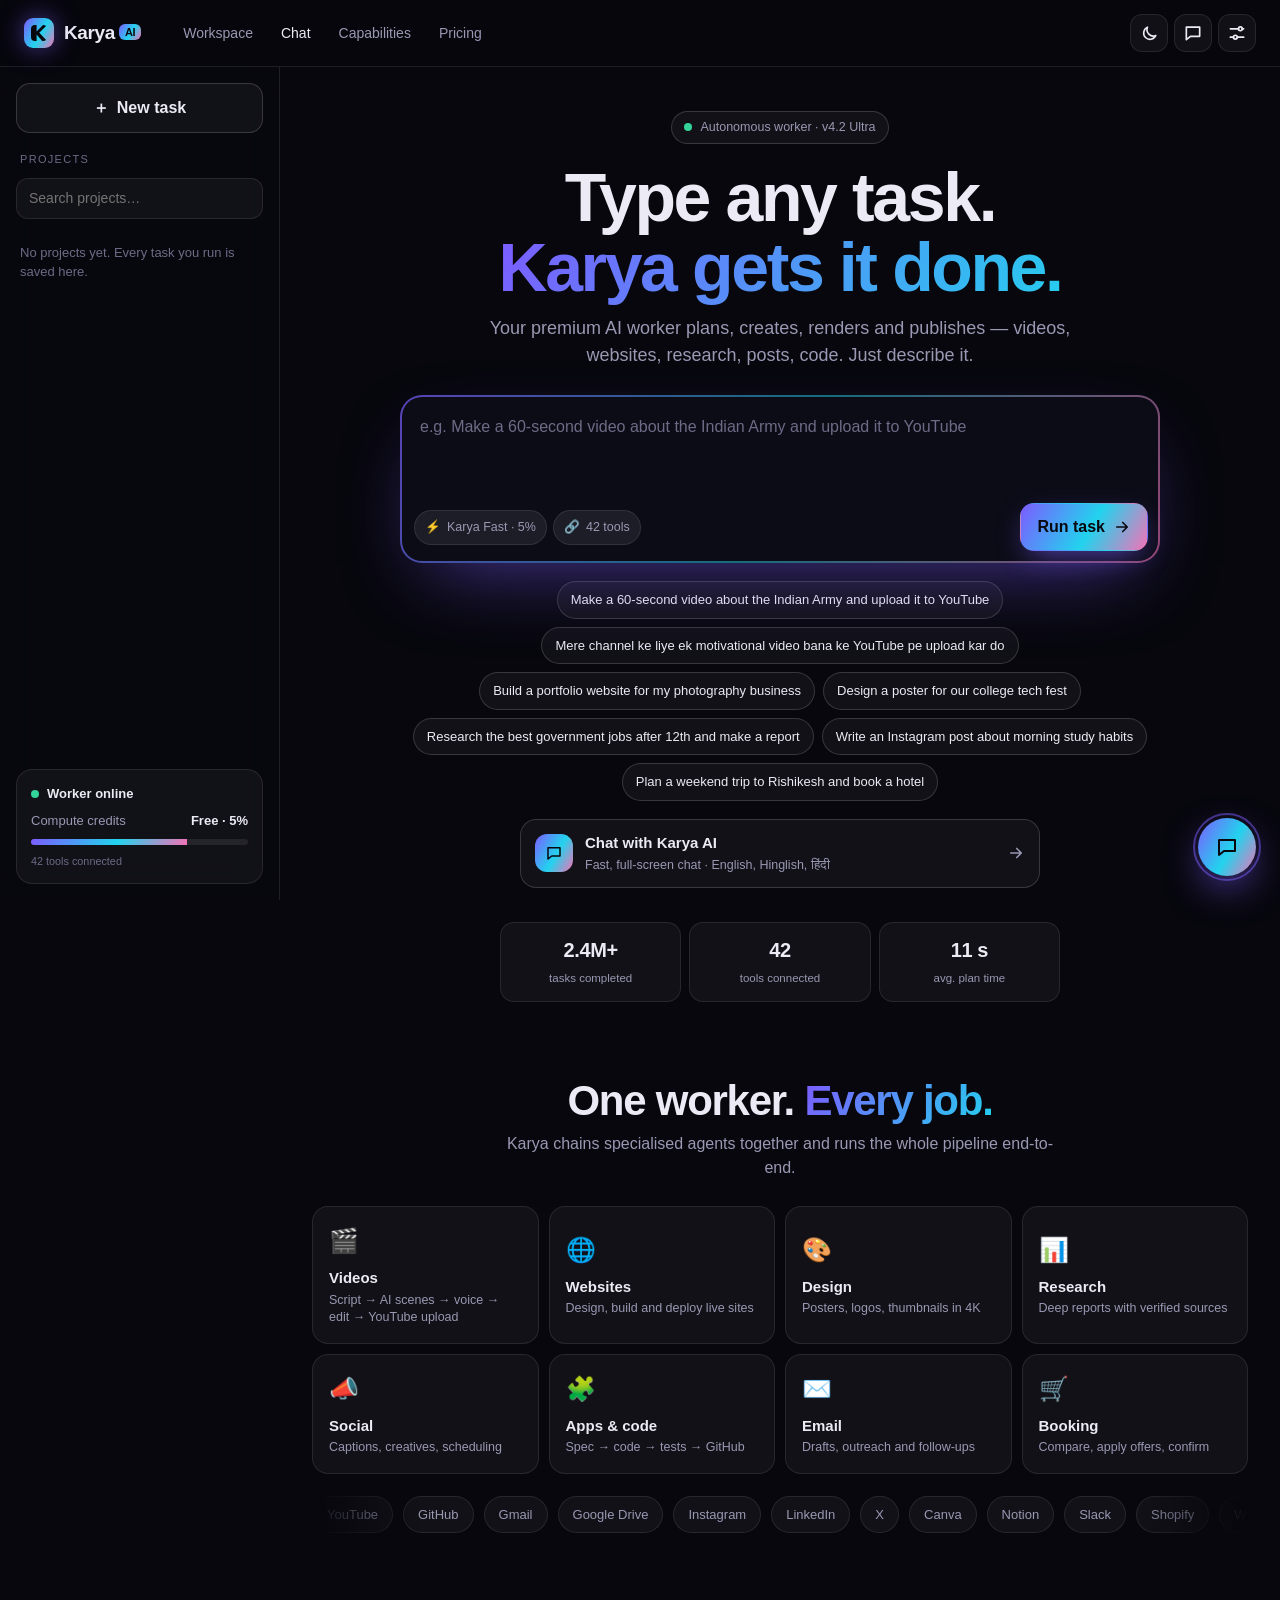
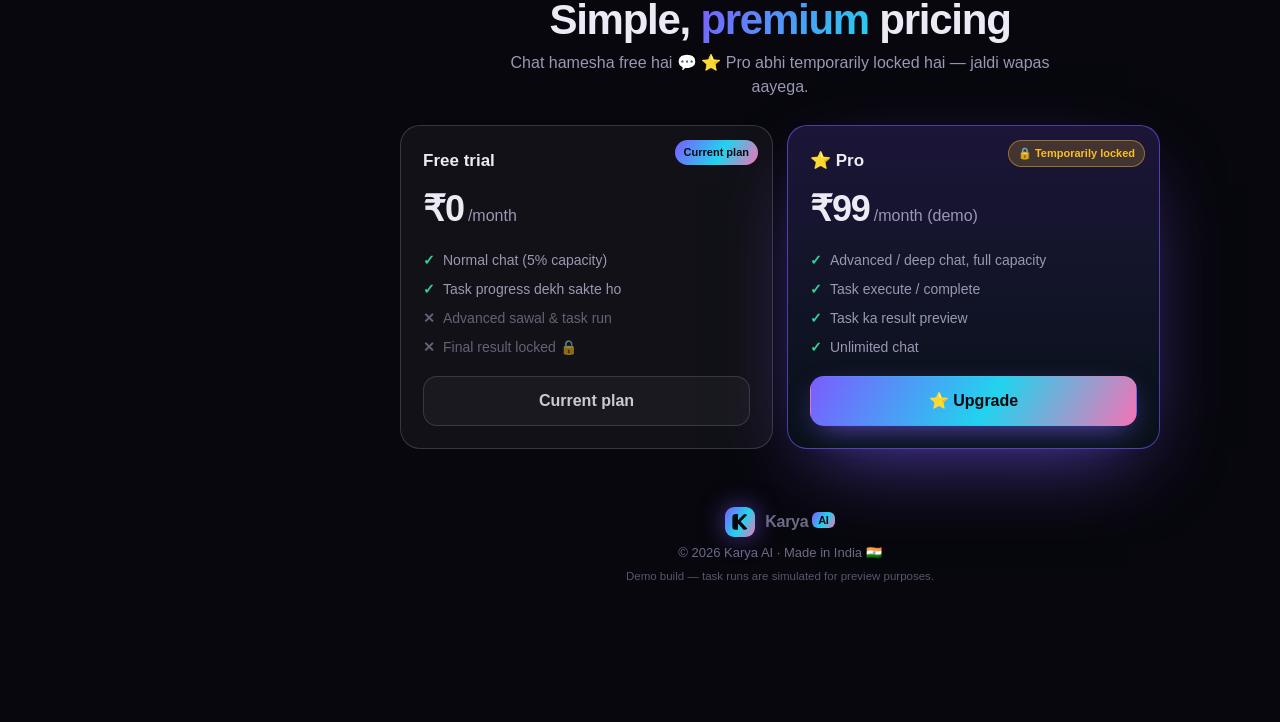
<file: index.html>
<!doctype html>
<html lang="en" data-theme="dark">
<head>
<meta charset="utf-8">
<meta name="viewport" content="width=device-width, initial-scale=1, viewport-fit=cover">
<title>Karya AI — The AI worker that gets anything done</title>
<meta name="description" content="Karya AI is your premium autonomous AI worker. Type any task — videos, websites, research, posts — and watch it get done.">
<meta name="theme-color" content="#07070d">
<link rel="icon" href="favicon.svg" type="image/svg+xml">
<link rel="stylesheet" href="styles.css">
</head>
<body>
<div class="bg-orbs" aria-hidden="true"><span></span><span></span><span></span></div>

<header class="topbar">
  <button class="icon-btn only-mobile" id="historyToggle" aria-label="Open task history">
    <svg viewBox="0 0 24 24" width="20" height="20"><path d="M4 6h16M4 12h16M4 18h10" stroke="currentColor" stroke-width="2" stroke-linecap="round" fill="none"/></svg>
  </button>
  <a href="#top" class="brand" aria-label="Karya AI home">
    <span class="brand-mark" aria-hidden="true"></span>
    <span class="brand-name">Karya<span class="brand-ai">AI</span></span>
  </a>
  <nav class="topnav" aria-label="Main">
    <a href="#workspace">Workspace</a>
    <a href="chat.html" class="nav-chat">Chat</a>
    <a href="#capabilities">Capabilities</a>
    <a href="#pricing">Pricing</a>
  </nav>
  <div class="top-actions">
    <button class="icon-btn" id="themeToggle" aria-label="Switch light / dark mode">
      <svg class="i-moon" viewBox="0 0 24 24" width="19" height="19" aria-hidden="true"><path d="M20 14.5A8 8 0 0 1 9.5 4a8 8 0 1 0 10.5 10.5z" stroke="currentColor" stroke-width="2" fill="none" stroke-linejoin="round"/></svg>
      <svg class="i-sun" viewBox="0 0 24 24" width="19" height="19" aria-hidden="true"><circle cx="12" cy="12" r="4" stroke="currentColor" stroke-width="2" fill="none"/><path d="M12 2v2.5M12 19.5V22M2 12h2.5M19.5 12H22M4.9 4.9l1.8 1.8M17.3 17.3l1.8 1.8M4.9 19.1l1.8-1.8M17.3 6.7l1.8-1.8" stroke="currentColor" stroke-width="2" stroke-linecap="round"/></svg>
    </button>
    <button class="icon-btn" id="openChatTop" aria-label="Chat with your worker">
      <svg viewBox="0 0 24 24" width="20" height="20"><path d="M4 5h16v11H9l-5 4z" stroke="currentColor" stroke-width="2" fill="none" stroke-linejoin="round"/></svg>
    </button>
    <button class="icon-btn" id="openSettings" aria-label="Settings">
      <svg viewBox="0 0 24 24" width="20" height="20" aria-hidden="true"><path d="M4 7h10M18 7h2M4 17h4M12 17h8" stroke="currentColor" stroke-width="2" stroke-linecap="round"/><circle cx="16" cy="7" r="2.3" stroke="currentColor" stroke-width="2" fill="none"/><circle cx="10" cy="17" r="2.3" stroke="currentColor" stroke-width="2" fill="none"/></svg>
    </button>
  </div>
</header>

<div class="layout" id="top">
  <aside class="sidebar" id="sidebar" aria-label="Task history">
    <div class="sidebar-head">
      <button class="btn btn-ghost new-task" id="newTaskBtn"><span aria-hidden="true">＋</span> New task</button>
      <button class="icon-btn only-mobile" id="historyClose" aria-label="Close history">✕</button>
    </div>
    <p class="side-label">Projects</p>
    <label class="sr-only" for="historySearch">Search projects</label>
    <input class="side-search" id="historySearch" type="search" placeholder="Search projects…">
    <ul class="history" id="historyList"></ul>
    <p class="history-empty" id="historyEmpty">No projects yet. Every task you run is saved here.</p>
    <div class="side-card">
      <div class="side-card-row"><span class="dot dot-live"></span> Worker online</div>
      <div class="usage"><span>Compute credits</span><b id="creditsLabel">Free · 5%</b></div>
      <div class="usage-bar"><i style="width:72%"></i></div>
      <small>42 tools connected</small>
    </div>
  </aside>
  <div class="scrim" id="scrim" hidden></div>

  <main class="main" id="main">
    <!-- HERO -->
    <section class="hero" id="heroSection" aria-labelledby="heroTitle">
      <div id="workspace" class="anchor"></div>
      <div class="eyebrow"><span class="dot dot-live"></span> Autonomous worker · v4.2 Ultra</div>
      <h1 id="heroTitle">Type any task.<br><span class="grad-text">Karya gets it done.</span></h1>
      <p class="hero-sub">Your premium AI worker plans, creates, renders and publishes — videos, websites, research, posts, code. Just describe it.</p>

      <form class="composer" id="composer" autocomplete="off">
        <label for="taskInput" class="sr-only">Describe your task</label>
        <textarea id="taskInput" rows="3" maxlength="600" placeholder="e.g. Make a 60-second video about the Indian Army and upload it to YouTube"></textarea>
        <div class="composer-bar">
          <div class="composer-tools">
            <span class="tool-pill tool-static plan-pill" id="planPill" title="Free plan — 5% capacity"><span aria-hidden="true">⚡</span> Karya Fast · 5%</span>
            <span class="tool-pill tool-static"><span aria-hidden="true">🔗</span> 42 tools</span>
          </div>
          <button type="submit" class="btn btn-primary run-btn" id="runBtn">
            <span>Run task</span>
            <svg viewBox="0 0 24 24" width="18" height="18" aria-hidden="true"><path d="M5 12h13M13 6l6 6-6 6" stroke="currentColor" stroke-width="2.2" fill="none" stroke-linecap="round" stroke-linejoin="round"/></svg>
          </button>
        </div>
      </form>
      <div class="chips" id="chips" aria-label="Example tasks"></div>
      <a class="hero-chat" href="chat.html">
        <span class="hero-chat-ic" aria-hidden="true"><svg viewBox="0 0 24 24" width="18" height="18"><path d="M4 5h16v11H9l-5 4z" stroke="currentColor" stroke-width="2" fill="none" stroke-linejoin="round"/></svg></span>
        <span><b>Chat with Karya AI</b><small>Fast, full-screen chat · English, Hinglish, हिंदी</small></span>
        <svg class="hero-chat-go" viewBox="0 0 24 24" width="18" height="18" aria-hidden="true"><path d="M5 12h13M13 6l6 6-6 6" stroke="currentColor" stroke-width="2.2" fill="none" stroke-linecap="round" stroke-linejoin="round"/></svg>
      </a>

      <div class="trust">
        <div><b>2.4M+</b><span>tasks completed</span></div>
        <div><b>42</b><span>tools connected</span></div>
        <div><b>11 s</b><span>avg. plan time</span></div>
      </div>
    </section>

    <!-- RUN VIEW -->
    <section class="run" id="runSection" hidden aria-labelledby="runTitle">
      <div class="run-head card">
        <div class="run-head-top">
          <span class="status-pill" id="runStatus"><span class="spinner" aria-hidden="true"></span> Working</span>
          <span class="run-type" id="runType">Video</span>
          <span class="run-time" id="runTimer">00:00</span>
        </div>
        <h2 id="runTitle" class="run-title"></h2>
        <div class="progress" role="progressbar" aria-label="Task progress" aria-valuemin="0" aria-valuemax="100" aria-valuenow="0" id="progressBar"><i id="progressFill"></i></div>
        <div class="run-meta"><span id="progressText">0%</span><span id="stepCounter">Planning…</span><span id="etaText">ETA —</span></div>
      </div>

      <div class="card tools-card">
        <div class="card-title"><span>🔧 Agent tools</span><small id="toolsCount">0 active</small></div>
        <div class="tools-grid" id="toolsGrid"></div>
      </div>
      <div class="run-grid">
        <div class="card timeline-card">
          <div class="card-title"><span>Execution plan</span><small id="agentCount">— steps</small></div>
          <ol class="timeline" id="timeline"></ol>
        </div>
        <div class="run-side">
          <div class="card console-card">
            <div class="card-title"><span><i class="dot dot-live"></i> Live console</span><small>worker-07 · in-region</small></div>
            <div class="console" id="console" role="log" aria-live="polite"></div>
          </div>
          <div id="artifacts" class="artifacts"></div>
        </div>
      </div>
      <div class="run-actions" id="runActions" hidden>
        <button class="btn btn-primary" id="runAnother">Run another task</button>
        <button class="btn btn-ghost" id="askWorker">Ask the worker</button>
      </div>
    </section>

    <!-- CAPABILITIES -->
    <section class="section" id="capabilities" aria-labelledby="capTitle">
      <h2 id="capTitle" class="section-title">One worker. <span class="grad-text">Every job.</span></h2>
      <p class="section-sub">Karya chains specialised agents together and runs the whole pipeline end-to-end.</p>
      <div class="cap-grid" id="capGrid"></div>
      <div class="marquee" aria-label="Connected tools"><div class="marquee-track" id="marquee"></div></div>
    </section>

    <!-- PRICING -->
    <section class="section" id="pricing" aria-labelledby="priceTitle">
      <h2 id="priceTitle" class="section-title">Simple, <span class="grad-text">premium</span> pricing</h2>
      <p class="section-sub" id="priceSub">Chat hamesha free hai 💬 ⭐ Pro abhi temporarily locked hai — jaldi wapas aayega.</p>
      <div class="price-grid two">
        <article class="price-card" id="planFree">
          <span class="ribbon" data-cur-free>Current plan</span>
          <h3>Free trial</h3><p class="price"><b>₹0</b><span>/month</span></p>
          <ul><li>Normal chat (5% capacity)</li><li>Task progress dekh sakte ho</li><li class="no">Advanced sawal &amp; task run</li><li class="no">Final result locked 🔒</li></ul>
          <button class="btn btn-ghost plan-btn" data-plan="free" disabled>Current plan</button>
        </article>
        <article class="price-card featured" id="planPro">
          <span class="ribbon locked">🔒 Temporarily locked</span>
          <h3>⭐ Pro</h3><p class="price"><b>₹99</b><span>/month (demo)</span></p>
          <ul><li>Advanced / deep chat, full capacity</li><li>Task execute / complete</li><li>Task ka result preview</li><li>Unlimited chat</li></ul>
          <button class="btn btn-primary plan-btn" data-plan="pro">⭐ Upgrade</button>
        </article>
      </div>
    </section>

    <footer class="footer">
      <div class="brand small"><span class="brand-mark" aria-hidden="true"></span><span class="brand-name">Karya<span class="brand-ai">AI</span></span></div>
      <p>© 2026 Karya AI · Made in India 🇮🇳</p>
      <p class="demo-note">Demo build — task runs are simulated for preview purposes.</p>
    </footer>
  </main>
</div>

<!-- CHAT -->
<button class="chat-fab" id="chatFab" aria-label="Chat with Karya">
  <span class="fab-ring" aria-hidden="true"></span>
  <svg viewBox="0 0 24 24" width="24" height="24" aria-hidden="true"><path d="M4 5h16v11H9l-5 4z" stroke="currentColor" stroke-width="2" fill="none" stroke-linejoin="round"/></svg>
</button>
<section class="chat" id="chat" aria-label="Chat with your worker" hidden>
  <header class="chat-head">
    <div class="chat-avatar" aria-hidden="true"></div>
    <div class="chat-who"><b>Karya</b><small id="chatMode"><span class="dot dot-live"></span> Online</small></div>
    <button class="icon-btn" id="chatClear" aria-label="Clear chat" title="Clear chat">⟲</button>
    <button class="icon-btn" id="chatClose" aria-label="Close chat">✕</button>
  </header>
  <div class="chat-body" id="chatBody" role="log" aria-live="polite"></div>
  <div class="chat-suggest" id="chatSuggest"></div>
  <form class="chat-form" id="chatForm" autocomplete="off">
    <label for="chatInput" class="sr-only">Message Karya</label>
    <input id="chatInput" type="text" maxlength="800" placeholder="Message your worker…">
    <button class="btn btn-primary send-btn" aria-label="Send message">
      <svg viewBox="0 0 24 24" width="18" height="18" aria-hidden="true"><path d="M4 12l16-8-6 16-2.5-6.5z" fill="currentColor"/></svg>
    </button>
  </form>
</section>

<!-- SETTINGS -->
<div class="modal" id="settingsModal" hidden role="dialog" aria-modal="true" aria-labelledby="settingsTitle">
  <div class="modal-card">
    <div class="modal-head"><h2 id="settingsTitle">Settings</h2><button class="icon-btn" id="settingsClose" aria-label="Close settings">✕</button></div>
    <div class="field">
      <label for="workerName">Worker name</label>
      <input id="workerName" type="text" maxlength="24" placeholder="Karya">
    </div>
    <div class="field">
      <div class="plan-note" id="planNote" role="status"></div>
    </div>
    <div class="field">
      <label for="speedSel">Run speed</label>
      <select id="speedSel">
        <option value="1">Realistic</option>
        <option value="2.2">Fast</option>
        <option value="4">Turbo</option>
      </select>
    </div>
    <div class="modal-actions">
      <button class="btn btn-ghost btn-sm danger" id="clearHistory">Clear history</button>
      <button class="btn btn-primary" id="saveSettings">Save</button>
    </div>
  </div>
</div>

<div class="toast" id="toast" role="status" aria-live="polite"></div>
<script src="premium.js"></script>
<script src="script.js"></script>
</body>
</html>
</file>
<file: styles.css>
:root{
  --bg:#07070d; --bg2:#0d0d18; --panel:rgba(255,255,255,.045); --panel2:rgba(255,255,255,.07);
  --line:rgba(255,255,255,.09); --line2:rgba(255,255,255,.16);
  --text:#ecebf5; --muted:#9a98b3; --dim:#6d6b86;
  --v:#7c5cff; --c:#22d3ee; --p:#f472b6; --g:#34d399; --y:#fbbf24; --r:#fb7185;
  --grad:linear-gradient(120deg,#7c5cff 0%,#22d3ee 55%,#f472b6 100%);
  --radius:18px; --shadow:0 20px 60px -20px rgba(0,0,0,.7);
  --font:ui-sans-serif,-apple-system,BlinkMacSystemFont,"Segoe UI",Inter,Roboto,"Helvetica Neue",Arial,sans-serif;
  --mono:ui-monospace,SFMono-Regular,Menlo,Consolas,"Liberation Mono",monospace;
}
*{box-sizing:border-box}
html{scroll-behavior:smooth;-webkit-text-size-adjust:100%}
html,body{margin:0;background:var(--bg);color:var(--text);font-family:var(--font);overflow-x:hidden}
body{min-height:100vh;line-height:1.5}
button,input,textarea,select{font:inherit;color:inherit}
a{color:inherit}
.sr-only{position:absolute;width:1px;height:1px;padding:0;margin:-1px;overflow:hidden;clip:rect(0,0,0,0);border:0}
:focus-visible{outline:2px solid var(--c);outline-offset:2px;border-radius:10px}
[hidden]{display:none!important}

/* background */
.bg-orbs{position:fixed;inset:0;z-index:-1;overflow:hidden;pointer-events:none}
.bg-orbs span{position:absolute;border-radius:50%;filter:blur(80px);opacity:.35;animation:float 18s ease-in-out infinite}
.bg-orbs span:nth-child(1){width:420px;height:420px;background:#5b3cff;top:-120px;left:-100px}
.bg-orbs span:nth-child(2){width:360px;height:360px;background:#0ea5b7;top:30%;right:-140px;animation-delay:-6s}
.bg-orbs span:nth-child(3){width:300px;height:300px;background:#c0367f;bottom:-120px;left:30%;animation-delay:-12s;opacity:.22}
@keyframes float{0%,100%{transform:translate(0,0)}50%{transform:translate(40px,30px)}}
body::before{content:"";position:fixed;inset:0;z-index:-1;pointer-events:none;background-image:linear-gradient(rgba(255,255,255,.025) 1px,transparent 1px),linear-gradient(90deg,rgba(255,255,255,.025) 1px,transparent 1px);background-size:44px 44px;mask-image:radial-gradient(ellipse at 50% 0%,#000 30%,transparent 75%)}

/* topbar */
.topbar{position:sticky;top:0;z-index:40;display:flex;align-items:center;gap:12px;padding:12px 16px;padding-top:max(12px,env(safe-area-inset-top));background:rgba(7,7,13,.72);backdrop-filter:blur(16px);-webkit-backdrop-filter:blur(16px);border-bottom:1px solid var(--line)}
.brand{display:flex;align-items:center;gap:10px;text-decoration:none;font-weight:800;letter-spacing:-.02em;font-size:19px}
.brand-mark{width:30px;height:30px;border-radius:9px;background:var(--grad);position:relative;box-shadow:0 0 24px rgba(124,92,255,.55);flex:none}
.brand-mark::after{content:"";position:absolute;inset:7px;border-radius:4px;background:var(--bg);clip-path:polygon(0 0,35% 0,35% 40%,75% 0,100% 0,52% 48%,100% 100%,70% 100%,35% 60%,35% 100%,0 100%)}
.brand-ai{margin-left:4px;font-size:11px;font-weight:800;padding:2px 6px;border-radius:6px;background:var(--grad);color:#0a0a12;vertical-align:3px}
.brand.small{font-size:16px;justify-content:center}
.topnav{display:none;gap:4px;margin-left:18px}
.topnav a{text-decoration:none;color:var(--muted);padding:8px 12px;border-radius:10px;font-size:14px;transition:.2s}
.topnav a:hover{color:var(--text);background:var(--panel)}
.top-actions{margin-left:auto;display:flex;align-items:center;gap:6px}
.pro-badge{font-size:11px;font-weight:800;letter-spacing:.12em;padding:5px 10px;border-radius:999px;background:linear-gradient(120deg,#fbbf24,#f472b6);color:#160b10;box-shadow:0 0 18px rgba(251,191,36,.35)}
.icon-btn{display:inline-grid;place-items:center;width:38px;height:38px;border-radius:12px;border:1px solid var(--line);background:var(--panel);cursor:pointer;transition:.2s;flex:none;color:var(--text)}
.icon-btn:hover{background:var(--panel2);border-color:var(--line2)}
.only-mobile{display:inline-grid}

/* layout */
.layout{display:flex;min-height:calc(100vh - 63px)}
.sidebar{position:fixed;z-index:60;top:0;bottom:0;left:0;width:min(300px,86vw);background:rgba(11,11,20,.97);backdrop-filter:blur(20px);border-right:1px solid var(--line);padding:16px;transform:translateX(-102%);transition:transform .3s cubic-bezier(.2,.8,.2,1);display:flex;flex-direction:column;gap:10px;overflow-y:auto}
.sidebar.open{transform:none}
.scrim{position:fixed;inset:0;z-index:55;background:rgba(0,0,0,.55)}
.sidebar-head{display:flex;gap:8px;align-items:center}
.new-task{flex:1}
.side-label{margin:8px 4px 0;font-size:11px;letter-spacing:.12em;text-transform:uppercase;color:var(--dim)}
.history{list-style:none;margin:0;padding:0;display:flex;flex-direction:column;gap:4px}
.history button{width:100%;text-align:left;background:transparent;border:1px solid transparent;border-radius:12px;padding:10px;cursor:pointer;display:flex;gap:10px;align-items:flex-start;transition:.2s}
.history button:hover,.history button.active{background:var(--panel);border-color:var(--line)}
.h-ico{font-size:16px;line-height:1.3}
.h-txt{min-width:0;flex:1}
.h-txt b{display:block;font-weight:600;font-size:13.5px;white-space:nowrap;overflow:hidden;text-overflow:ellipsis}
.h-txt small{color:var(--dim);font-size:12px}
.history-empty{color:var(--dim);font-size:13px;margin:4px}
.side-card{margin-top:auto;padding:14px;border-radius:16px;background:var(--panel);border:1px solid var(--line);font-size:13px;display:flex;flex-direction:column;gap:8px}
.side-card small{color:var(--dim)}
.side-card-row{display:flex;align-items:center;gap:8px;font-weight:600}
.usage{display:flex;justify-content:space-between;color:var(--muted)}
.usage b{color:var(--text)}
.usage-bar{height:6px;border-radius:9px;background:rgba(255,255,255,.08);overflow:hidden}
.usage-bar i{display:block;height:100%;background:var(--grad)}
.dot{display:inline-block;width:8px;height:8px;border-radius:50%;background:var(--dim);flex:none}
.dot-live{background:var(--g);box-shadow:0 0 0 0 rgba(52,211,153,.6);animation:pulse 2s infinite}
@keyframes pulse{0%{box-shadow:0 0 0 0 rgba(52,211,153,.55)}70%{box-shadow:0 0 0 8px rgba(52,211,153,0)}100%{box-shadow:0 0 0 0 rgba(52,211,153,0)}}

.main{flex:1;min-width:0;padding:0 16px 120px;max-width:1180px;margin:0 auto;width:100%}

/* hero */
.hero{padding:44px 0 20px;text-align:center;animation:rise .7s ease both}
@keyframes rise{from{opacity:0;transform:translateY(14px)}to{opacity:1;transform:none}}
.eyebrow{display:inline-flex;align-items:center;gap:8px;padding:6px 12px;border-radius:999px;border:1px solid var(--line2);background:var(--panel);font-size:12.5px;color:var(--muted)}
.hero h1{font-size:clamp(34px,9vw,68px);line-height:1.04;letter-spacing:-.035em;margin:18px 0 12px;font-weight:800}
.grad-text{background:var(--grad);-webkit-background-clip:text;background-clip:text;color:transparent;background-size:200% 100%;animation:shine 6s linear infinite}
@keyframes shine{to{background-position:200% 0}}
.hero-sub{color:var(--muted);max-width:620px;margin:0 auto 26px;font-size:clamp(15px,3.8vw,18px)}

.composer{position:relative;max-width:760px;margin:0 auto;text-align:left;border-radius:22px;padding:2px;background:linear-gradient(120deg,rgba(124,92,255,.7),rgba(34,211,238,.5),rgba(244,114,182,.6));box-shadow:0 30px 80px -30px rgba(124,92,255,.6)}
.composer textarea{display:block;width:100%;resize:none;border:0;border-radius:20px 20px 0 0;background:#0c0c17;padding:18px 18px 8px;font-size:16px;line-height:1.5;min-height:96px;outline:none;color:var(--text)}
.composer textarea::placeholder{color:var(--dim)}
.composer-bar{display:flex;align-items:center;justify-content:space-between;gap:10px;background:#0c0c17;border-radius:0 0 20px 20px;padding:8px 10px 10px 12px}
.composer-tools{display:flex;gap:6px;min-width:0;flex-wrap:wrap}
.tool-pill{display:inline-flex;align-items:center;gap:6px;font-size:12.5px;padding:7px 10px;border-radius:999px;background:var(--panel2);border:1px solid var(--line);color:var(--muted);cursor:pointer;white-space:nowrap}
.tool-static{cursor:default}
.plan-pill{white-space:nowrap}
.plan-pill.pro{color:#1b1300;background:linear-gradient(135deg,#ffd76a,#ffb020);border-color:transparent}
.plan-note{font-size:13.5px;line-height:1.45;padding:10px 12px;border-radius:12px;border:1px solid var(--line2);background:rgba(0,0,0,.25);color:var(--muted)}
.plan-note b{color:var(--text)}
.plan-note.pro{color:#1b1300;background:linear-gradient(135deg,#ffd76a,#ffb020);border-color:transparent;font-weight:700}
.btn{display:inline-flex;align-items:center;justify-content:center;gap:8px;border-radius:14px;padding:12px 18px;font-weight:700;border:1px solid transparent;cursor:pointer;transition:transform .15s,box-shadow .2s,background .2s;white-space:nowrap}
.btn:active{transform:scale(.97)}
.btn-primary{background:var(--grad);color:#08080f;box-shadow:0 10px 30px -10px rgba(124,92,255,.8)}
.btn-primary:hover{box-shadow:0 14px 40px -10px rgba(34,211,238,.8)}
.btn-ghost{background:var(--panel);border-color:var(--line2);color:var(--text)}
.btn-ghost:hover{background:var(--panel2)}
.btn-sm{padding:9px 12px;font-size:13px;border-radius:12px}
.btn.danger{color:var(--r)}
.run-btn{padding:11px 16px}
.chips{display:flex;flex-wrap:wrap;justify-content:center;gap:8px;max-width:820px;margin:18px auto 0}
.chip{font-size:13px;padding:8px 13px;border-radius:999px;border:1px solid var(--line2);background:var(--panel);color:var(--text);cursor:pointer;transition:.2s;max-width:100%;text-align:left}
.chip:hover{border-color:rgba(124,92,255,.7);background:rgba(124,92,255,.12);transform:translateY(-1px)}
.trust{display:grid;grid-template-columns:repeat(3,1fr);gap:8px;max-width:560px;margin:34px auto 0}
.trust div{padding:12px 6px;border-radius:14px;background:var(--panel);border:1px solid var(--line)}
.trust b{display:block;font-size:20px;letter-spacing:-.02em}
.trust span{font-size:11.5px;color:var(--muted)}

/* cards */
.card{background:linear-gradient(180deg,rgba(255,255,255,.06),rgba(255,255,255,.025));border:1px solid var(--line);border-radius:var(--radius);box-shadow:var(--shadow);backdrop-filter:blur(10px)}
.card-title{display:flex;align-items:center;justify-content:space-between;gap:8px;padding:14px 16px;border-bottom:1px solid var(--line);font-weight:700;font-size:14px}
.card-title span{display:flex;align-items:center;gap:8px}
.card-title small{color:var(--dim);font-weight:500;font-size:12px}

/* run */
.run{padding:22px 0 10px;animation:rise .5s ease both}
.run-head{padding:16px}
.run-head-top{display:flex;align-items:center;gap:8px;flex-wrap:wrap}
.status-pill{display:inline-flex;align-items:center;gap:8px;font-size:12.5px;font-weight:700;padding:6px 11px;border-radius:999px;background:rgba(124,92,255,.16);border:1px solid rgba(124,92,255,.45);color:#c9bdff}
.status-pill.done{background:rgba(52,211,153,.14);border-color:rgba(52,211,153,.45);color:#9ff0cd}
.run-type{font-size:12px;padding:5px 10px;border-radius:999px;background:var(--panel2);border:1px solid var(--line);color:var(--muted)}
.run-time{margin-left:auto;font-family:var(--mono);font-size:13px;color:var(--muted)}
.run-title{margin:12px 0 14px;font-size:clamp(18px,4.6vw,24px);line-height:1.3;letter-spacing:-.01em;overflow-wrap:anywhere}
.progress{height:10px;border-radius:99px;background:rgba(255,255,255,.07);overflow:hidden;position:relative}
.progress i{display:block;height:100%;width:0;background:var(--grad);background-size:200% 100%;border-radius:99px;transition:width .5s ease;animation:shine 2.5s linear infinite;position:relative}
.progress i::after{content:"";position:absolute;inset:0;background:linear-gradient(90deg,transparent,rgba(255,255,255,.45),transparent);animation:sweep 1.6s infinite}
@keyframes sweep{from{transform:translateX(-100%)}to{transform:translateX(100%)}}
.run-meta{display:flex;justify-content:space-between;gap:8px;margin-top:9px;font-size:12.5px;color:var(--muted)}
.run-meta span:first-child{font-weight:800;color:var(--text);font-family:var(--mono)}
.spinner{width:12px;height:12px;border-radius:50%;border:2px solid rgba(255,255,255,.25);border-top-color:#fff;animation:spin .8s linear infinite;flex:none}
@keyframes spin{to{transform:rotate(360deg)}}

.run-grid{display:grid;grid-template-columns:1fr;gap:14px;margin-top:14px}
.run-side{display:flex;flex-direction:column;gap:14px;min-width:0}
.timeline{list-style:none;margin:0;padding:10px 12px 14px}
.step{position:relative;display:grid;grid-template-columns:30px 1fr;gap:10px;padding:8px 4px}
.step::before{content:"";position:absolute;left:18px;top:40px;bottom:-8px;width:2px;background:var(--line)}
.step:last-child::before{display:none}
.step.done::before{background:linear-gradient(var(--g),rgba(52,211,153,.3))}
.step-ico{width:30px;height:30px;border-radius:10px;display:grid;place-items:center;background:var(--panel2);border:1px solid var(--line);font-size:14px;position:relative;z-index:1;transition:.3s}
.step.running .step-ico{border-color:rgba(124,92,255,.8);box-shadow:0 0 0 4px rgba(124,92,255,.18),0 0 20px rgba(124,92,255,.6)}
.step.done .step-ico{background:rgba(52,211,153,.18);border-color:rgba(52,211,153,.6)}
.step-body{min-width:0}
.step-row{display:flex;align-items:center;gap:8px;justify-content:space-between}
.step-name{font-weight:650;font-size:14.5px;color:var(--muted);transition:.3s}
.step.running .step-name,.step.done .step-name{color:var(--text)}
.step-state{font-size:11px;font-weight:700;letter-spacing:.04em;padding:3px 8px;border-radius:99px;background:var(--panel);color:var(--dim);white-space:nowrap;border:1px solid var(--line)}
.step.running .step-state{color:#c9bdff;border-color:rgba(124,92,255,.5);background:rgba(124,92,255,.12)}
.step.done .step-state{color:#9ff0cd;border-color:rgba(52,211,153,.4);background:rgba(52,211,153,.1)}
.step-agent{font-size:12px;color:var(--dim);margin-top:1px}
.subs{list-style:none;margin:8px 0 0;padding:0;display:flex;flex-direction:column;gap:5px}
.subs li{font-size:12.8px;color:var(--muted);display:flex;gap:8px;align-items:flex-start;animation:rise .35s ease both;overflow-wrap:anywhere}
.subs li::before{content:"";width:6px;height:6px;margin-top:7px;border-radius:50%;background:var(--c);flex:none}
.subs li.ok::before{background:var(--g)}
.step-bar{height:3px;margin-top:8px;border-radius:9px;background:rgba(255,255,255,.06);overflow:hidden}
.step-bar i{display:block;height:100%;width:0;background:var(--grad);transition:width .3s linear}

.console{font-family:var(--mono);font-size:12px;line-height:1.6;padding:12px 14px;height:230px;overflow-y:auto;overflow-x:hidden;background:rgba(0,0,0,.35);border-radius:0 0 var(--radius) var(--radius)}
.console p{margin:0;white-space:pre-wrap;overflow-wrap:anywhere;animation:rise .25s ease both}
.console .t{color:var(--dim);margin-right:6px}
.console .lv-info{color:#93c5fd}.console .lv-ok{color:#6ee7b7}.console .lv-warn{color:#fcd34d}.console .lv-sys{color:#c4b5fd}
.console .cursor{display:inline-block;width:7px;height:13px;background:var(--c);vertical-align:-2px;animation:blink 1s steps(1) infinite}
@keyframes blink{50%{opacity:0}}

/* artifacts */
.artifacts{display:flex;flex-direction:column;gap:14px}
.artifact{padding:14px;animation:rise .45s ease both}
.artifact h4{margin:0 0 10px;font-size:13px;letter-spacing:.06em;text-transform:uppercase;color:var(--muted);display:flex;align-items:center;gap:8px}
.prompt-box{font-family:var(--mono);font-size:12.3px;color:#d8d4ff;background:rgba(124,92,255,.09);border:1px dashed rgba(124,92,255,.45);border-radius:12px;padding:10px 12px;margin:0 0 8px;overflow-wrap:anywhere}
.scenes{display:grid;grid-template-columns:repeat(3,1fr);gap:8px}
.scene{position:relative;aspect-ratio:16/9;border-radius:10px;overflow:hidden;background:#111;border:1px solid var(--line)}
.scene .art{position:absolute;inset:0;filter:blur(14px) saturate(.6);transform:scale(1.15);transition:filter 1.2s ease,transform 1.2s ease}
.scene.ready .art{filter:none;transform:none}
.scene .lbl{position:absolute;left:6px;bottom:5px;font-size:10px;font-weight:700;background:rgba(0,0,0,.55);padding:2px 6px;border-radius:6px}
.scene .pct{position:absolute;inset:0;display:grid;place-items:center;font-family:var(--mono);font-size:12px;font-weight:700;text-shadow:0 1px 4px #000}
.scene.ready .pct{display:none}
.player{position:relative;aspect-ratio:16/9;border-radius:14px;overflow:hidden;border:1px solid var(--line2);background:#000}
.player .art{position:absolute;inset:0}
.player .play{position:absolute;left:50%;top:50%;transform:translate(-50%,-50%);width:58px;height:58px;border-radius:50%;background:rgba(255,255,255,.18);backdrop-filter:blur(8px);border:1px solid rgba(255,255,255,.4);display:grid;place-items:center;cursor:pointer}
.player .play::after{content:"";margin-left:5px;border-left:17px solid #fff;border-top:11px solid transparent;border-bottom:11px solid transparent}
.player.playing .play{opacity:0;pointer-events:none}
.player .cap{position:absolute;left:12px;right:12px;bottom:34px;font-weight:800;font-size:clamp(14px,4vw,20px);text-shadow:0 2px 10px rgba(0,0,0,.8);overflow-wrap:anywhere}
.player .ctrl{position:absolute;left:0;right:0;bottom:0;padding:8px 12px;display:flex;align-items:center;gap:10px;background:linear-gradient(transparent,rgba(0,0,0,.8));font-family:var(--mono);font-size:11px}
.player .seek{flex:1;height:4px;border-radius:9px;background:rgba(255,255,255,.25);overflow:hidden}
.player .seek i{display:block;height:100%;width:0;background:var(--r)}
.player .tag{position:absolute;top:10px;left:10px;font-size:10px;font-weight:800;letter-spacing:.08em;background:rgba(0,0,0,.55);padding:3px 8px;border-radius:6px}
.player.playing .art{animation:kenburns 8s ease-in-out infinite alternate}
@keyframes kenburns{from{transform:scale(1)}to{transform:scale(1.12) translate(-3%,-2%)}}
.kv{display:grid;grid-template-columns:auto 1fr;gap:6px 12px;font-size:13px;margin-top:10px}
.kv dt{color:var(--dim)}.kv dd{margin:0;overflow-wrap:anywhere}
.tags{display:flex;flex-wrap:wrap;gap:6px;margin-top:8px}
.tags span{font-size:11.5px;padding:3px 8px;border-radius:99px;background:var(--panel2);border:1px solid var(--line);color:var(--muted)}
.result{border-color:rgba(52,211,153,.4);background:linear-gradient(180deg,rgba(52,211,153,.10),rgba(255,255,255,.02))}
.result-head{display:flex;gap:12px;align-items:center}
.result-ico{width:44px;height:44px;border-radius:13px;display:grid;place-items:center;font-size:22px;background:rgba(52,211,153,.18);border:1px solid rgba(52,211,153,.5);flex:none}
.result-head b{display:block;font-size:16px}
.result-head small{color:var(--muted)}
.result-link{display:flex;align-items:center;gap:10px;margin-top:12px;padding:10px 12px;border-radius:12px;background:rgba(0,0,0,.35);border:1px solid var(--line);font-family:var(--mono);font-size:12.5px;overflow:hidden}
.result-link span{overflow:hidden;text-overflow:ellipsis;white-space:nowrap;min-width:0;flex:1}
.result-link button{flex:none}
.yt-card{display:grid;grid-template-columns:120px 1fr;gap:12px;margin-top:12px;align-items:start}
.yt-thumb{aspect-ratio:16/9;border-radius:10px;overflow:hidden;position:relative}
.yt-thumb em{position:absolute;right:5px;bottom:5px;font-size:10px;font-style:normal;background:rgba(0,0,0,.8);padding:1px 5px;border-radius:4px;font-family:var(--mono)}
.yt-meta b{font-size:13.5px;display:block;line-height:1.35;overflow-wrap:anywhere}
.yt-meta small{color:var(--muted);font-size:12px}
.gallery{display:grid;grid-template-columns:repeat(2,1fr);gap:8px}
.gallery .scene{aspect-ratio:1}
.upload{margin-top:4px}
.upload-row{display:flex;justify-content:space-between;font-size:12.5px;color:var(--muted);margin-bottom:6px;font-family:var(--mono)}
.code-box{font-family:var(--mono);font-size:11.8px;background:rgba(0,0,0,.4);border:1px solid var(--line);border-radius:12px;padding:10px 12px;color:#c7d2fe;max-height:150px;overflow:hidden;white-space:pre-wrap;overflow-wrap:anywhere}
.mini-list{margin:0;padding-left:18px;font-size:13px;color:var(--muted)}
.mini-list li{margin:3px 0}
.mini-list b{color:var(--text)}
.run-actions{display:flex;gap:10px;flex-wrap:wrap;margin-top:16px;justify-content:center}

/* sections */
.section{padding:56px 0 8px}
.section-title{text-align:center;font-size:clamp(26px,7vw,42px);letter-spacing:-.03em;margin:0 0 8px;line-height:1.1}
.section-sub{text-align:center;color:var(--muted);margin:0 auto 26px;max-width:560px}
.cap-grid{display:grid;grid-template-columns:repeat(2,1fr);gap:10px}
.cap{padding:16px;border-radius:16px;background:var(--panel);border:1px solid var(--line);cursor:pointer;text-align:left;transition:.25s;color:var(--text)}
.cap:hover{transform:translateY(-3px);border-color:rgba(124,92,255,.55);background:rgba(124,92,255,.08)}
.cap .e{font-size:24px}
.cap b{display:block;margin:8px 0 2px;font-size:15px}
.cap small{color:var(--muted);font-size:12.5px;line-height:1.4;display:block}
.marquee{margin-top:22px;overflow:hidden;mask-image:linear-gradient(90deg,transparent,#000 12%,#000 88%,transparent)}
.marquee-track{display:flex;gap:10px;width:max-content;animation:marq 40s linear infinite}
.marquee-track span{font-size:13px;color:var(--muted);padding:8px 14px;border-radius:999px;border:1px solid var(--line);background:var(--panel);white-space:nowrap}
@keyframes marq{to{transform:translateX(-50%)}}
.billing-toggle{display:flex;width:max-content;margin:0 auto 20px;padding:4px;border-radius:999px;background:var(--panel);border:1px solid var(--line)}
.billing-toggle button{border:0;background:transparent;padding:8px 16px;border-radius:999px;cursor:pointer;color:var(--muted);font-weight:600;font-size:14px}
.billing-toggle button.active{background:var(--panel2);color:var(--text);box-shadow:inset 0 0 0 1px var(--line2)}
.billing-toggle em{font-style:normal;color:var(--g);font-size:12px}
.price-grid{display:grid;grid-template-columns:1fr;gap:14px}
.price-card{position:relative;padding:22px;border-radius:20px;background:var(--panel);border:1px solid var(--line);display:flex;flex-direction:column}
.price-card.featured{background:linear-gradient(180deg,rgba(124,92,255,.18),rgba(34,211,238,.05));border-color:rgba(124,92,255,.6);box-shadow:0 30px 80px -30px rgba(124,92,255,.7)}
.ribbon{position:absolute;top:14px;right:14px;font-size:11px;font-weight:800;padding:4px 9px;border-radius:99px;background:var(--grad);color:#08080f}
.price-card h3{margin:0;font-size:17px}
.price{margin:8px 0 14px;display:flex;align-items:baseline;gap:4px}
.price b{font-size:36px;letter-spacing:-.03em}
.price span{color:var(--muted)}
.price-card ul{list-style:none;padding:0;margin:0 0 18px;display:flex;flex-direction:column;gap:8px;font-size:14px;color:var(--muted);flex:1}
.price-card li::before{content:"✓";color:var(--g);font-weight:800;margin-right:8px}
.price-card li.no{opacity:.6}
.price-card li.no::before{content:"✕";color:var(--muted)}
.price-card.is-current:not(.featured){border-color:var(--line2)}
.ribbon.locked{background:rgba(251,191,36,.18);color:#fbbf24;border:1px solid rgba(251,191,36,.45)}
.plan-btn:disabled{cursor:default;opacity:.85}
.footer{text-align:center;padding:50px 0 10px;color:var(--dim);font-size:13px}
.footer p{margin:6px 0}
.demo-note{font-size:11.5px;opacity:.8}

/* chat */
.chat-fab{position:fixed;right:16px;bottom:calc(18px + env(safe-area-inset-bottom));z-index:70;width:58px;height:58px;border-radius:50%;border:0;cursor:pointer;background:var(--grad);color:#08080f;display:grid;place-items:center;box-shadow:0 14px 40px -8px rgba(124,92,255,.85)}
.fab-ring{position:absolute;inset:-5px;border-radius:50%;border:2px solid rgba(124,92,255,.5);animation:ring 2.4s infinite}
@keyframes ring{0%{transform:scale(.9);opacity:1}100%{transform:scale(1.25);opacity:0}}
.chat{position:fixed;z-index:80;inset:auto 0 0 0;height:min(78vh,640px);display:flex;flex-direction:column;background:rgba(12,12,22,.97);backdrop-filter:blur(20px);border:1px solid var(--line2);border-radius:22px 22px 0 0;box-shadow:0 -20px 60px rgba(0,0,0,.6);animation:slideUp .3s cubic-bezier(.2,.8,.2,1)}
@keyframes slideUp{from{transform:translateY(30px);opacity:0}to{transform:none;opacity:1}}
.chat-head{display:flex;align-items:center;gap:10px;padding:12px 12px 12px 14px;border-bottom:1px solid var(--line)}
.chat-avatar{width:36px;height:36px;border-radius:12px;background:var(--grad);flex:none;position:relative}
.chat-avatar::after{content:"K";position:absolute;inset:0;display:grid;place-items:center;font-weight:900;color:#08080f}
.chat-who{flex:1;min-width:0}
.chat-who b{display:block;font-size:15px}
.chat-who small{display:flex;align-items:center;gap:6px;color:var(--muted);font-size:12px}
.chat-body{flex:1;overflow-y:auto;overflow-x:hidden;padding:14px;display:flex;flex-direction:column;gap:10px}
.msg{max-width:86%;padding:10px 13px;border-radius:16px;font-size:14.3px;line-height:1.5;overflow-wrap:anywhere;animation:rise .25s ease both}
.msg p{margin:0 0 6px}.msg p:last-child{margin:0}
.msg code{font-family:var(--mono);font-size:12.5px;background:rgba(255,255,255,.08);padding:1px 5px;border-radius:5px}
.msg.bot{align-self:flex-start;background:var(--panel2);border:1px solid var(--line);border-bottom-left-radius:5px}
.msg.user{align-self:flex-end;background:linear-gradient(120deg,#6d4dff,#2bb8d6);color:#fff;border-bottom-right-radius:5px}
.msg .run-inline{margin-top:8px}
.typing{display:inline-flex;gap:4px;padding:4px 2px}
.typing i{width:7px;height:7px;border-radius:50%;background:var(--muted);animation:bounce 1.2s infinite}
.typing i:nth-child(2){animation-delay:.15s}.typing i:nth-child(3){animation-delay:.3s}
@keyframes bounce{0%,60%,100%{transform:translateY(0);opacity:.5}30%{transform:translateY(-5px);opacity:1}}
.chat-suggest{display:flex;gap:6px;overflow-x:auto;padding:0 12px 8px;scrollbar-width:none}
.chat-suggest::-webkit-scrollbar{display:none}
.chat-suggest button{flex:none;font-size:12.5px;padding:6px 11px;border-radius:999px;border:1px solid var(--line2);background:var(--panel);cursor:pointer;color:var(--text)}
.chat-form{display:flex;gap:8px;padding:10px 12px;padding-bottom:max(12px,env(safe-area-inset-bottom));border-top:1px solid var(--line)}
.chat-form input{flex:1;min-width:0;border-radius:14px;border:1px solid var(--line2);background:rgba(0,0,0,.35);padding:12px 14px;font-size:16px;outline:none}
.chat-form input:focus{border-color:rgba(124,92,255,.7)}
.send-btn{padding:0 14px;border-radius:14px}

/* modal */
.modal{position:fixed;inset:0;z-index:100;display:grid;place-items:center;padding:16px;background:rgba(0,0,0,.6);backdrop-filter:blur(6px)}
.modal-card{width:100%;max-width:460px;max-height:90vh;overflow-y:auto;background:#10101c;border:1px solid var(--line2);border-radius:22px;padding:20px;box-shadow:var(--shadow);animation:rise .3s ease both}
.modal-head{display:flex;justify-content:space-between;align-items:center;margin-bottom:10px}
.modal-head h2{margin:0;font-size:20px}
.field{display:flex;flex-direction:column;gap:6px;margin:14px 0}
.field label{font-weight:650;font-size:14px}
.field label small{color:var(--dim);font-weight:500}
.field input,.field select{width:100%;border-radius:12px;border:1px solid var(--line2);background:rgba(0,0,0,.35);padding:11px 12px;font-size:15px;outline:none;min-width:0}
.field select option{background:#10101c}
.key-row{display:flex;gap:8px}
.hint{color:var(--dim);font-size:12.5px;margin:0}
.modal-actions{display:flex;gap:8px;flex-wrap:wrap;justify-content:flex-end;margin-top:18px}
.modal-actions .btn-primary{margin-left:auto}

.toast{position:fixed;left:50%;bottom:96px;transform:translate(-50%,20px);opacity:0;z-index:120;background:#1a1a2b;border:1px solid var(--line2);padding:11px 16px;border-radius:14px;font-size:14px;box-shadow:var(--shadow);transition:.3s;pointer-events:none;max-width:calc(100vw - 32px);text-align:center}
.toast.show{opacity:1;transform:translate(-50%,0)}
.confetti{position:fixed;inset:0;pointer-events:none;z-index:110;overflow:hidden}
.confetti i{position:absolute;top:-12px;width:8px;height:14px;border-radius:2px;animation:fall 2.6s ease-in forwards}
@keyframes fall{to{transform:translateY(105vh) rotate(720deg);opacity:.2}}

@media (max-width:899px){
  .step.done .subs{display:none}
  .step.done .step-agent{display:none}
  .step.done{padding:5px 4px}
  .step.done::before{top:34px}
  .chips{flex-wrap:nowrap;overflow-x:auto;justify-content:flex-start;margin-left:-16px;margin-right:-16px;padding:0 16px 4px;scrollbar-width:none;-webkit-overflow-scrolling:touch}
  .chips::-webkit-scrollbar{display:none}
  .chip{white-space:nowrap;flex:none}
}
/* desktop */
@media (min-width:900px){
  .topbar{padding:14px 24px}
  .topnav{display:flex}
  .only-mobile{display:none}
  .sidebar{position:sticky;top:67px;height:calc(100vh - 67px);transform:none;background:rgba(9,9,16,.6);flex:none;width:280px;z-index:10}
  .scrim{display:none!important}
  .main{padding:0 32px 120px}
  .cap-grid{grid-template-columns:repeat(4,1fr)}
  .price-grid{grid-template-columns:repeat(3,1fr)}
  .price-grid.two{grid-template-columns:repeat(2,1fr);max-width:760px;margin:0 auto}
  .run-grid{grid-template-columns:minmax(0,1.05fr) minmax(0,1fr)}
  .console{height:280px}
  .chat{inset:auto 24px 24px auto;width:400px;height:600px;border-radius:22px}
  .chat-fab{right:24px;bottom:24px}
}
@media (prefers-reduced-motion:reduce){*,*::before,*::after{animation-duration:.01ms!important;animation-iteration-count:1!important;transition-duration:.01ms!important;scroll-behavior:auto!important}}

/* model select, search, tools */
.model-pill{position:relative;padding-right:8px}
.model-pill select{appearance:none;-webkit-appearance:none;background:transparent;border:0;color:var(--text);font-weight:650;font-size:12.5px;padding:0 16px 0 0;cursor:pointer;outline:none;background-image:linear-gradient(45deg,transparent 50%,var(--muted) 50%),linear-gradient(135deg,var(--muted) 50%,transparent 50%);background-position:calc(100% - 7px) 55%,calc(100% - 3px) 55%;background-size:4px 4px;background-repeat:no-repeat}
.model-pill select option{background:var(--bg2);color:var(--text)}
.side-search{width:100%;border-radius:12px;border:1px solid var(--line);background:var(--panel);padding:9px 12px;font-size:14px;outline:none;color:var(--text)}
.side-search:focus{border-color:rgba(124,92,255,.6)}
.tools-card{margin-top:14px}
.tools-grid{display:flex;gap:8px;overflow-x:auto;padding:12px 14px;scrollbar-width:none}
.tools-grid::-webkit-scrollbar{display:none}
.tool{flex:none;display:flex;align-items:center;gap:9px;padding:9px 12px 9px 9px;border-radius:14px;border:1px solid var(--line);background:var(--panel);min-width:150px;transition:.3s;opacity:.55}
.tool .ti{width:30px;height:30px;border-radius:9px;display:grid;place-items:center;background:var(--panel2);font-size:15px;flex:none}
.tool b{display:block;font-size:12.5px;line-height:1.2}
.tool small{font-size:11px;color:var(--dim)}
.tool.active{opacity:1;border-color:rgba(124,92,255,.65);box-shadow:0 0 0 3px rgba(124,92,255,.15)}
.tool.active small{color:#b9a8ff}
.tool.used{opacity:1}
.tool.used small{color:var(--g)}
.step-tools{display:flex;flex-wrap:wrap;gap:5px;margin-top:6px}
.step-tools span{font-size:11px;padding:2px 8px;border-radius:99px;border:1px solid var(--line);background:var(--panel);color:var(--dim)}
.step.running .step-tools span{color:#c9bdff;border-color:rgba(124,92,255,.45)}
.icon-btn .i-sun{display:none}
[data-theme="light"] .icon-btn .i-sun{display:block}
[data-theme="light"] .icon-btn .i-moon{display:none}

/* light theme */
[data-theme="light"]{--bg:#f6f6fb;--bg2:#ffffff;--panel:rgba(20,20,60,.04);--panel2:rgba(20,20,60,.07);--line:rgba(20,20,60,.10);--line2:rgba(20,20,60,.18);--text:#14142b;--muted:#55557a;--dim:#8585a3;--shadow:0 20px 50px -24px rgba(40,30,120,.25)}
[data-theme="light"] .bg-orbs span{opacity:.18}
[data-theme="light"] body::before{background-image:linear-gradient(rgba(20,20,60,.04) 1px,transparent 1px),linear-gradient(90deg,rgba(20,20,60,.04) 1px,transparent 1px)}
[data-theme="light"] .topbar{background:rgba(246,246,251,.8)}
[data-theme="light"] .sidebar{background:rgba(255,255,255,.97)}
[data-theme="light"] .composer textarea,[data-theme="light"] .composer-bar{background:#fff}
[data-theme="light"] .card{background:linear-gradient(180deg,#fff,rgba(255,255,255,.85))}
[data-theme="light"] .console{background:#0f1020;color:#e6e6f5}
[data-theme="light"] .console .t{color:#7a7a99}
[data-theme="light"] .chat{background:rgba(255,255,255,.98)}
[data-theme="light"] .chat-form input,[data-theme="light"] .field input,[data-theme="light"] .field select{background:#fff}
[data-theme="light"] .modal-card{background:#fff}
[data-theme="light"] .toast{background:#fff}
[data-theme="light"] .prompt-box{color:#3b2a99;background:rgba(124,92,255,.07)}
[data-theme="light"] .code-box{background:#0f1020;color:#c7d2fe}
[data-theme="light"] .status-pill{color:#5a3ee6}
[data-theme="light"] .status-pill.done{color:#047857}
[data-theme="light"] .step.running .step-state,[data-theme="light"] .step.running .step-tools span,[data-theme="light"] .tool.active small{color:#5a3ee6}
[data-theme="light"] .step.done .step-state{color:#047857}
[data-theme="light"] .result-link{background:rgba(20,20,60,.04)}
[data-theme="light"] .msg.bot{background:#f1f1f8}
@media (min-width:900px){[data-theme="light"] .sidebar{background:rgba(255,255,255,.7)}}

/* chat entry (full-screen chat lives at chat.html) */
.topnav a.nav-chat{color:var(--text)}
.hero-chat{display:flex;align-items:center;gap:12px;max-width:520px;margin:18px auto 0;padding:12px 14px;border-radius:16px;border:1px solid var(--line2);background:var(--panel);text-decoration:none;color:var(--text);text-align:left;transition:background .2s,border-color .2s,transform .15s}
.hero-chat:hover{background:var(--panel2);border-color:rgba(124,92,255,.5)}
.hero-chat:active{transform:scale(.99)}
.hero-chat-ic{width:38px;height:38px;border-radius:12px;display:grid;place-items:center;background:var(--grad);color:#08080f;flex:none}
.hero-chat b{display:block;font-size:15px}
.hero-chat small{display:block;color:var(--muted);font-size:12.5px;margin-top:2px}
.hero-chat-go{margin-left:auto;flex:none;color:var(--muted)}

/* Settings → Advanced (optional custom key) */
.adv > summary { cursor: pointer; font-size: 13px; opacity: .8; padding: 4px 0 8px; }
.adv .key-row { margin-bottom: 6px; }
</file>
